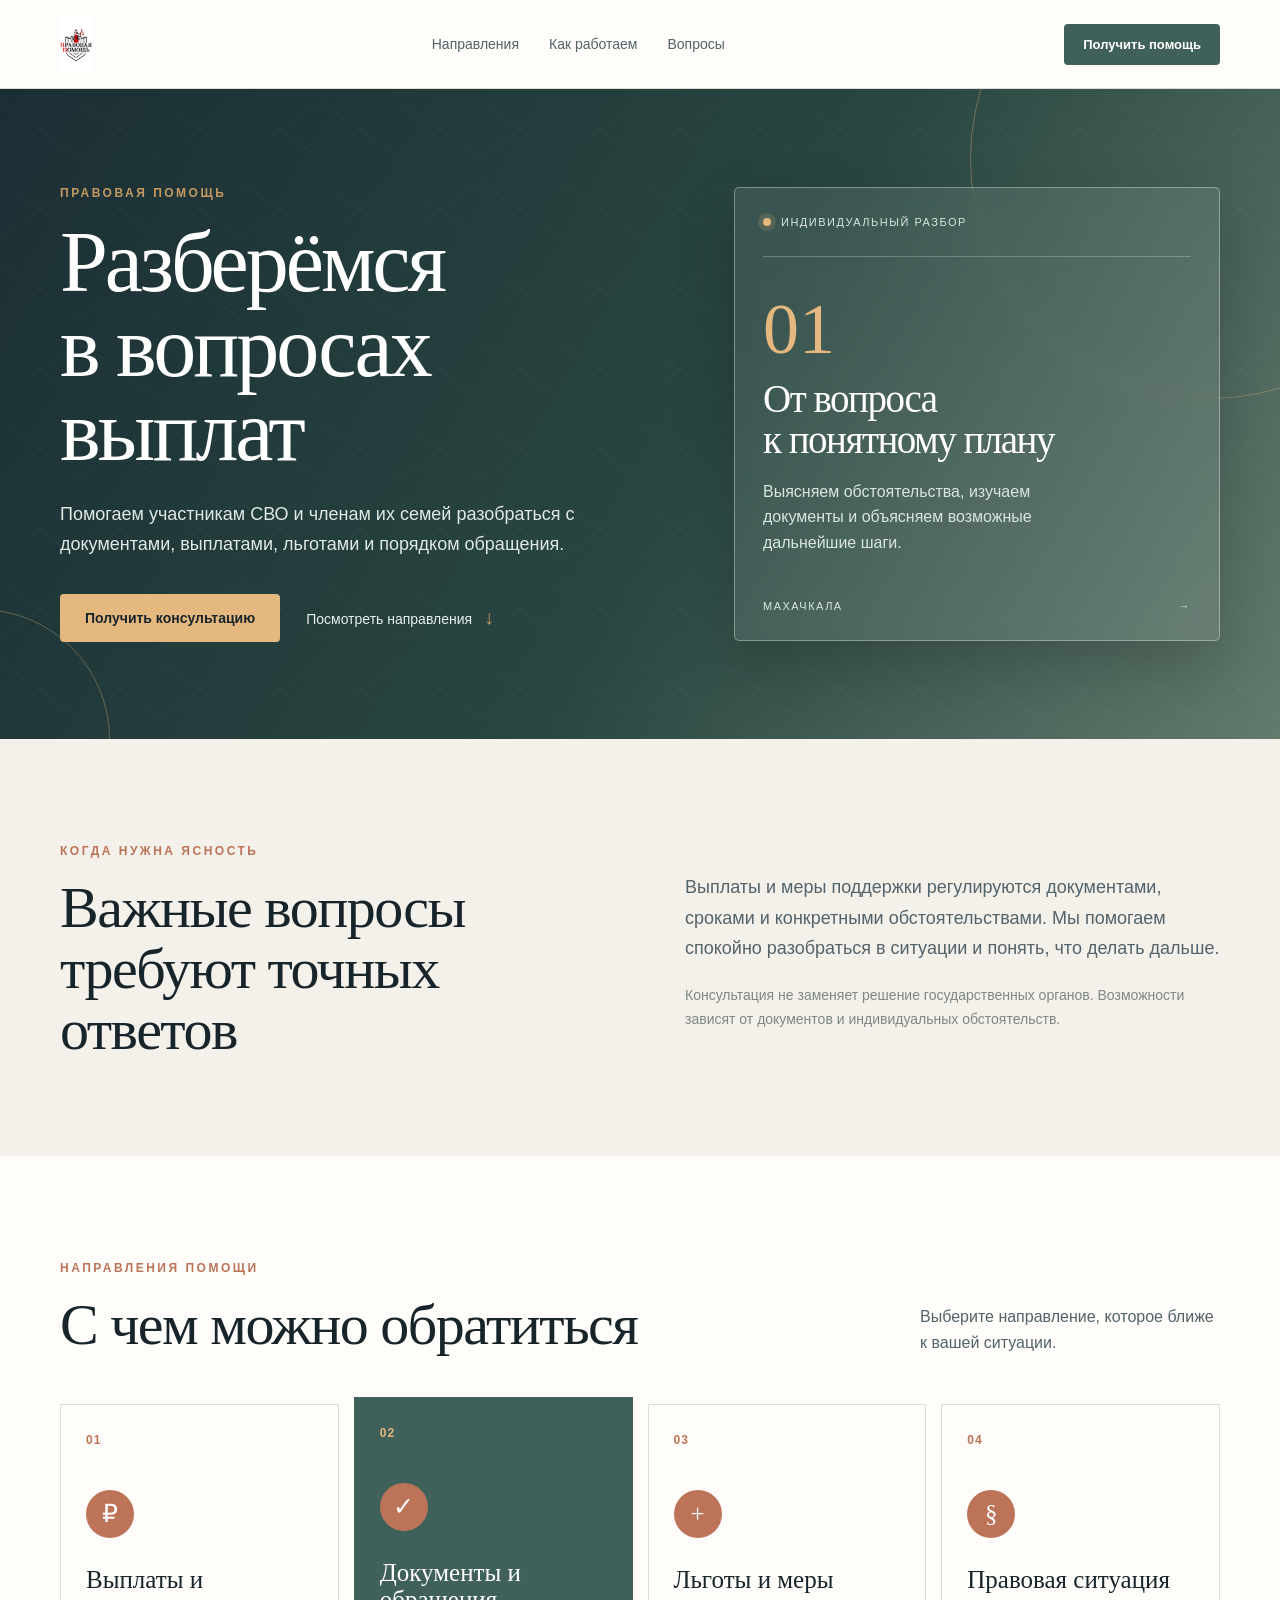
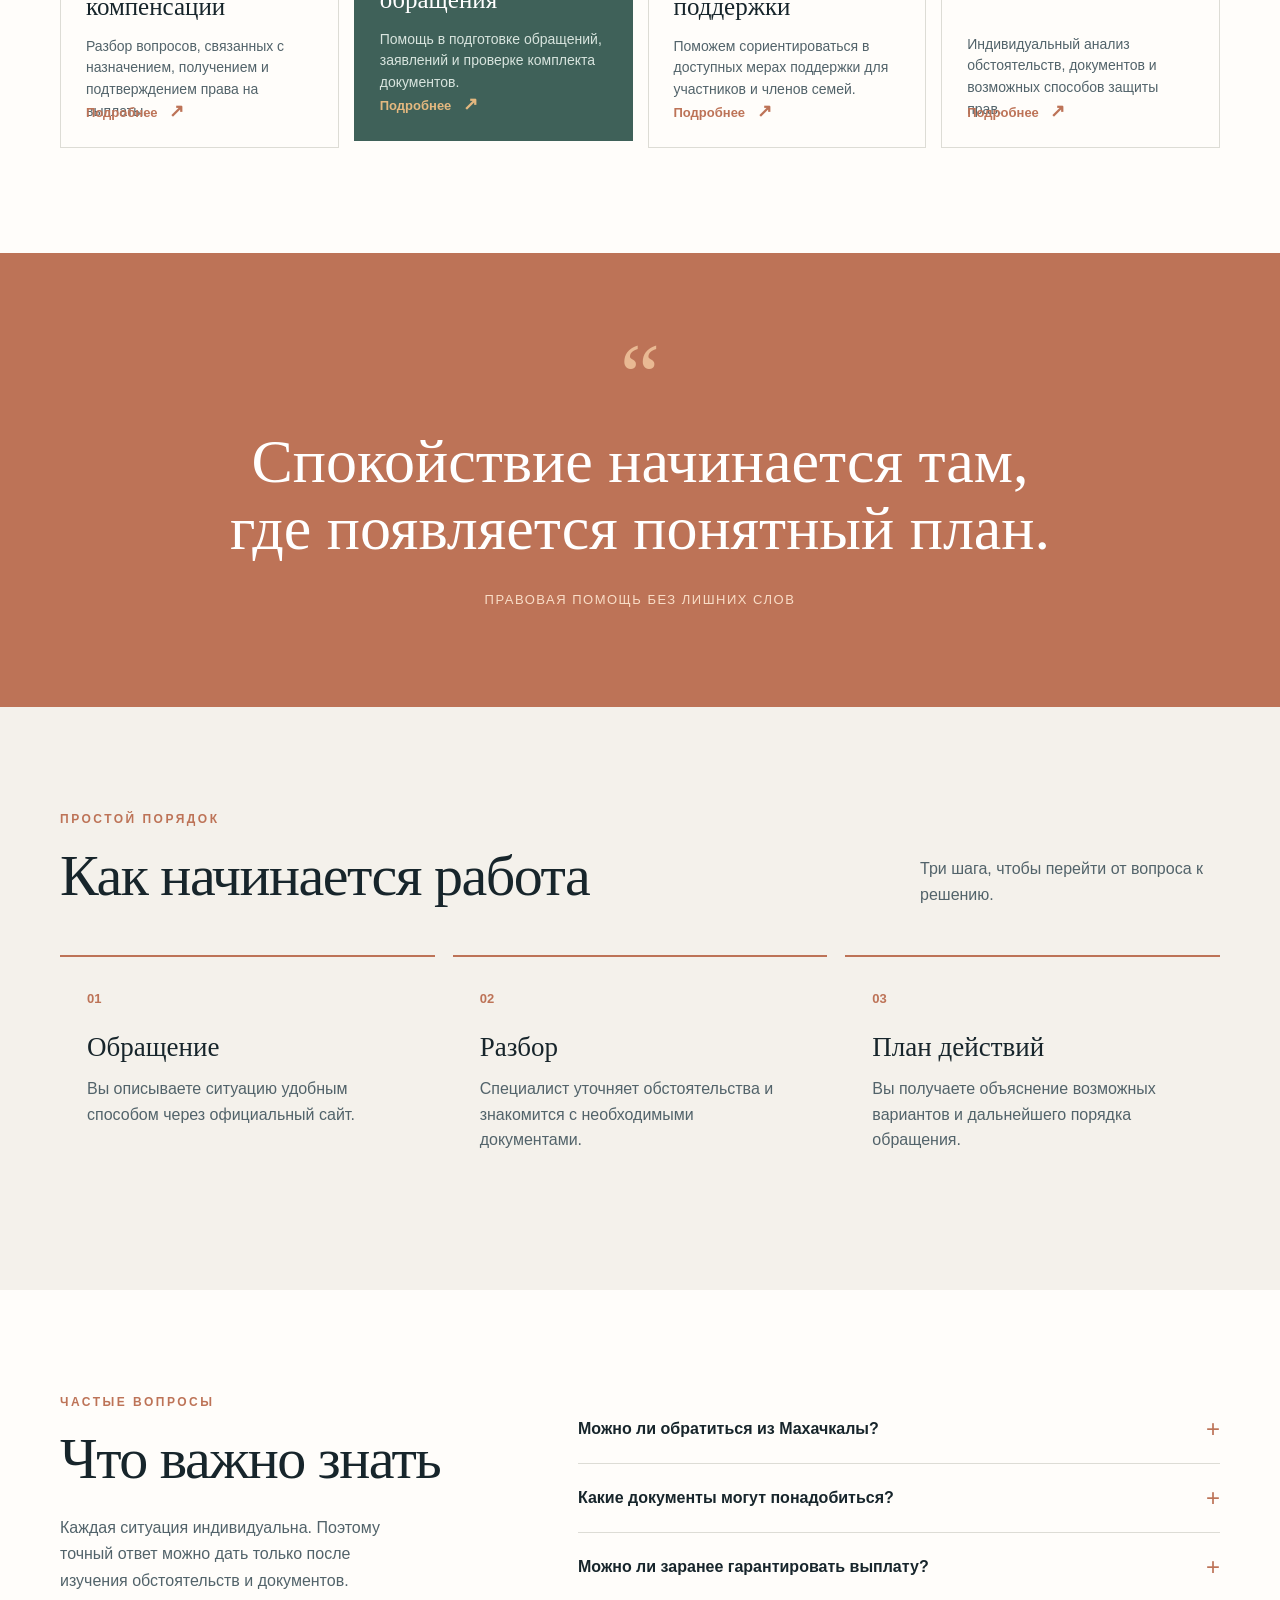
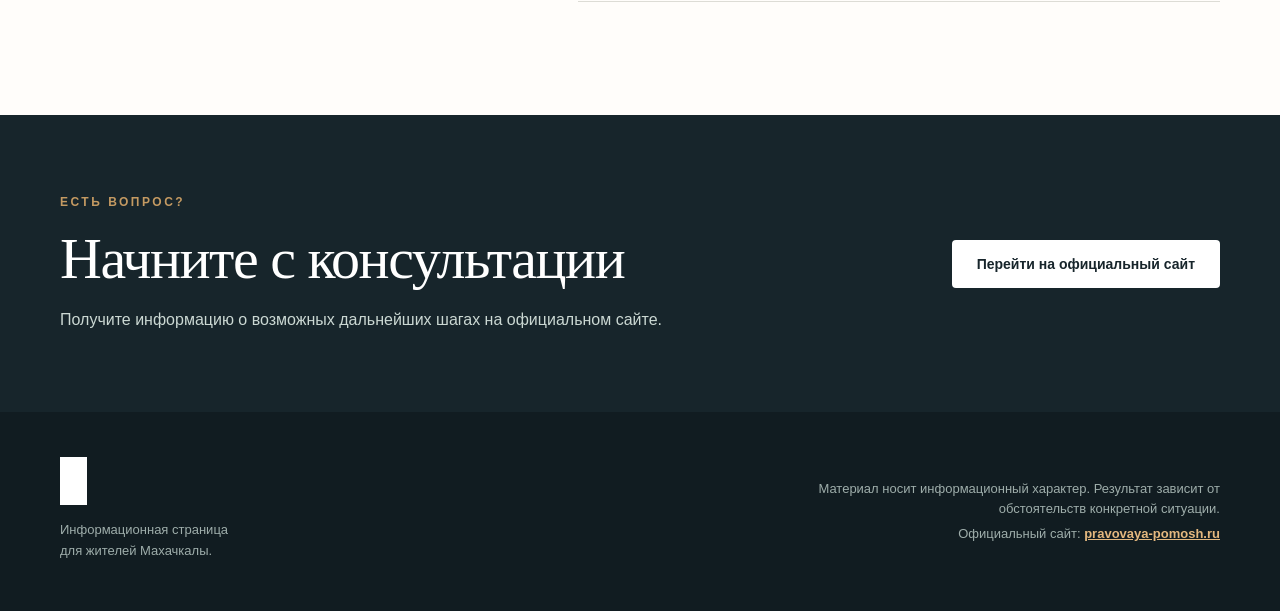
<file: index.html>
<!doctype html>
<html lang="ru">
<head>
  <meta charset="UTF-8">
  <meta name="viewport" content="width=device-width, initial-scale=1.0">

  <meta name="yandex-verification" content="fede8cc14f3e28ec" />
  <title>Правовая помощь по выплатам СВО в Махачкале</title>

  <meta name="description" content="Правовая помощь по вопросам выплат, льгот, компенсаций и оформления документов для участников СВО и членов их семей. Махачкала.">

  <link rel="stylesheet" href="styles.css">
  <link rel="icon" type="image/png" href="assets/favicon.png">
</head>

<body>

  <header class="header">
    <div class="container header-inner">

      <a class="brand" href="#top" aria-label="На главную">
        <img src="assets/logo.png" alt="Правовая помощь">
      </a>

      <nav class="navigation" aria-label="Основная навигация">
        <a href="#services">Направления</a>
        <a href="#steps">Как работаем</a>
        <a href="#faq">Вопросы</a>
      </nav>

      <a class="header-link" href="https://pravovaya-pomosh.ru/" target="_blank" rel="noopener">
        Получить помощь
      </a>

    </div>
  </header>

  <main id="top">

    <section class="hero">
      <div class="container hero-grid">

        <div class="hero-content">
          <div class="eyebrow">ПРАВОВАЯ ПОМОЩЬ</div>

          <h1>
            Разберёмся<br>
            в вопросах выплат
          </h1>

          <p class="hero-text">
            Помогаем участникам СВО и членам их семей разобраться
            с документами, выплатами, льготами и порядком обращения.
          </p>

          <div class="hero-actions">
            <a class="button button-primary"
               href="https://pravovaya-pomosh.ru/"
               target="_blank"
               rel="noopener">
              Получить консультацию
            </a>

            <a class="text-link" href="#services">
              Посмотреть направления <span>↓</span>
            </a>
          </div>
        </div>

        <div class="hero-card">
          <div class="hero-card-top">
            <span class="status-dot"></span>
            <span>Индивидуальный разбор</span>
          </div>

          <div class="hero-card-line"></div>

          <div class="hero-card-content">
            <span class="big-number">01</span>
            <h2>От вопроса<br>к понятному плану</h2>
            <p>
              Выясняем обстоятельства, изучаем документы
              и объясняем возможные дальнейшие шаги.
            </p>
          </div>

          <div class="hero-card-footer">
            <span>МАХАЧКАЛА</span>
            <span>→</span>
          </div>
        </div>

      </div>

      <div class="hero-decoration decoration-one"></div>
      <div class="hero-decoration decoration-two"></div>
    </section>

    <section class="intro">
      <div class="container intro-grid">

        <div>
          <div class="eyebrow dark-eyebrow">КОГДА НУЖНА ЯСНОСТЬ</div>
          <h2>
            Важные вопросы<br>
            требуют точных ответов
          </h2>
        </div>

        <div class="intro-text">
          <p>
            Выплаты и меры поддержки регулируются документами,
            сроками и конкретными обстоятельствами. Мы помогаем
            спокойно разобраться в ситуации и понять, что делать дальше.
          </p>

          <p class="muted">
            Консультация не заменяет решение государственных органов.
            Возможности зависят от документов и индивидуальных обстоятельств.
          </p>
        </div>

      </div>
    </section>

    <section class="services section" id="services">
      <div class="container">

        <div class="section-heading">
          <div>
            <div class="eyebrow dark-eyebrow">НАПРАВЛЕНИЯ ПОМОЩИ</div>
            <h2>С чем можно обратиться</h2>
          </div>

          <p>
            Выберите направление, которое ближе
            к вашей ситуации.
          </p>
        </div>

        <div class="service-grid">

          <a class="service-card" href="https://pravovaya-pomosh.ru/" target="_blank" rel="noopener">
            <span class="service-number">01</span>
            <div class="service-icon">₽</div>
            <h3>Выплаты и компенсации</h3>
            <p>
              Разбор вопросов, связанных с назначением,
              получением и подтверждением права на выплаты.
            </p>
            <span class="service-arrow">Подробнее <b>↗</b></span>
          </a>

          <a class="service-card featured" href="https://pravovaya-pomosh.ru/" target="_blank" rel="noopener">
            <span class="service-number">02</span>
            <div class="service-icon">✓</div>
            <h3>Документы и обращения</h3>
            <p>
              Помощь в подготовке обращений, заявлений
              и проверке комплекта документов.
            </p>
            <span class="service-arrow">Подробнее <b>↗</b></span>
          </a>

          <a class="service-card" href="https://pravovaya-pomosh.ru/" target="_blank" rel="noopener">
            <span class="service-number">03</span>
            <div class="service-icon">+</div>
            <h3>Льготы и меры поддержки</h3>
            <p>
              Поможем сориентироваться в доступных мерах
              поддержки для участников и членов семей.
            </p>
            <span class="service-arrow">Подробнее <b>↗</b></span>
          </a>

          <a class="service-card" href="https://pravovaya-pomosh.ru/" target="_blank" rel="noopener">
            <span class="service-number">04</span>
            <div class="service-icon">§</div>
            <h3>Правовая ситуация</h3>
            <p>
              Индивидуальный анализ обстоятельств,
              документов и возможных способов защиты прав.
            </p>
            <span class="service-arrow">Подробнее <b>↗</b></span>
          </a>

        </div>
      </div>
    </section>

    <section class="quote-section">
      <div class="container quote-inner">
        <div class="quote-mark">“</div>
        <blockquote>
          Спокойствие начинается там,<br>
          где появляется понятный план.
        </blockquote>
        <div class="quote-caption">
          Правовая помощь без лишних слов
        </div>
      </div>
    </section>

    <section class="steps section" id="steps">
      <div class="container">

        <div class="section-heading">
          <div>
            <div class="eyebrow dark-eyebrow">ПРОСТОЙ ПОРЯДОК</div>
            <h2>Как начинается работа</h2>
          </div>

          <p>
            Три шага, чтобы перейти
            от вопроса к решению.
          </p>
        </div>

        <div class="steps-grid">

          <div class="step">
            <span class="step-number">01</span>
            <h3>Обращение</h3>
            <p>
              Вы описываете ситуацию удобным способом
              через официальный сайт.
            </p>
          </div>

          <div class="step">
            <span class="step-number">02</span>
            <h3>Разбор</h3>
            <p>
              Специалист уточняет обстоятельства
              и знакомится с необходимыми документами.
            </p>
          </div>

          <div class="step">
            <span class="step-number">03</span>
            <h3>План действий</h3>
            <p>
              Вы получаете объяснение возможных вариантов
              и дальнейшего порядка обращения.
            </p>
          </div>

        </div>
      </div>
    </section>

    <section class="faq section" id="faq">
      <div class="container faq-layout">

        <div>
          <div class="eyebrow dark-eyebrow">ЧАСТЫЕ ВОПРОСЫ</div>
          <h2>Что важно знать</h2>
          <p class="faq-intro">
            Каждая ситуация индивидуальна. Поэтому точный ответ
            можно дать только после изучения обстоятельств и документов.
          </p>
        </div>

        <div class="faq-list">

          <details>
            <summary>
              Можно ли обратиться из Махачкалы?
              <span>+</span>
            </summary>
            <p>
              Да, порядок и доступный формат обращения можно уточнить
              на официальном сайте.
            </p>
          </details>

          <details>
            <summary>
              Какие документы могут понадобиться?
              <span>+</span>
            </summary>
            <p>
              Перечень зависит от вопроса. На консультации специалист
              подскажет, какие документы необходимы именно в вашей ситуации.
            </p>
          </details>

          <details>
            <summary>
              Можно ли заранее гарантировать выплату?
              <span>+</span>
            </summary>
            <p>
              Нет. Решение зависит от законодательства, документов
              и обстоятельств конкретного дела. Мы помогаем разобраться
              в порядке действий и возможных вариантах.
            </p>
          </details>

        </div>
      </div>
    </section>

    <section class="cta">
      <div class="container cta-inner">
        <div>
          <div class="eyebrow">ЕСТЬ ВОПРОС?</div>
          <h2>Начните с консультации</h2>
          <p>
            Получите информацию о возможных дальнейших шагах
            на официальном сайте.
          </p>
        </div>

        <a class="button button-light"
           href="https://pravovaya-pomosh.ru/"
           target="_blank"
           rel="noopener">
          Перейти на официальный сайт
        </a>
      </div>
    </section>

  </main>

  <footer class="footer">
    <div class="container footer-inner">
      <div class="footer-brand">
        <img src="assets/logo.png" alt="Правовая помощь">
        <p>
          Информационная страница<br>
          для жителей Махачкалы.
        </p>
      </div>

      <div class="footer-note">
        <p>
          Материал носит информационный характер.
          Результат зависит от обстоятельств конкретной ситуации.
        </p>

        <p>
          Официальный сайт:
          <a href="https://pravovaya-pomosh.ru/" target="_blank" rel="noopener">
            pravovaya-pomosh.ru
          </a>
        </p>
      </div>
    </div>
  </footer>

</body>
</html>
</file>
<file: styles.css>
:root {
  --ink: #17252b;
  --ink-soft: #52636a;
  --cream: #f4f1eb;
  --paper: #fffdfa;
  --sage: #607d73;
  --sage-dark: #3f6159;
  --terracotta: #bd7357;
  --gold: #c49a62;
  --line: #dddcd5;
  --white: #ffffff;
}

* {
  box-sizing: border-box;
}

html {
  scroll-behavior: smooth;
}

body {
  margin: 0;
  color: var(--ink);
  background: var(--paper);
  font-family: Arial, Helvetica, sans-serif;
}

a {
  color: inherit;
}

.container {
  width: min(1160px, calc(100% - 48px));
  margin: 0 auto;
}

.header {
  position: relative;
  z-index: 10;
  background: var(--paper);
  border-bottom: 1px solid var(--line);
}

.header-inner {
  min-height: 88px;
  display: flex;
  align-items: center;
  justify-content: space-between;
  gap: 30px;
}

.brand img {
  display: block;
  width: auto;
  max-width: 185px;
  max-height: 58px;
  object-fit: contain;
}

.navigation {
  display: flex;
  align-items: center;
  gap: 30px;
  color: var(--ink-soft);
  font-size: 14px;
}

.navigation a {
  text-decoration: none;
  transition: color 0.2s ease;
}

.navigation a:hover {
  color: var(--terracotta);
}

.header-link {
  padding: 13px 19px;
  color: var(--white);
  background: var(--sage-dark);
  border-radius: 4px;
  font-size: 13px;
  font-weight: bold;
  text-decoration: none;
  transition: 0.2s ease;
}

.header-link:hover {
  background: var(--terracotta);
  transform: translateY(-2px);
}

.hero {
  position: relative;
  min-height: 650px;
  overflow: hidden;
  color: var(--white);
  background:
    linear-gradient(120deg, #1b2e34 0%, #294641 55%, #637b6d 100%);
}

.hero::before {
  position: absolute;
  inset: 0;
  content: "";
  opacity: 0.18;
  background-image:
    linear-gradient(35deg, transparent 48%, rgba(255,255,255,.18) 49%, transparent 50%),
    linear-gradient(-35deg, transparent 48%, rgba(255,255,255,.12) 49%, transparent 50%);
  background-size: 80px 80px;
  pointer-events: none;
}

.hero-grid {
  position: relative;
  z-index: 2;
  min-height: 650px;
  display: grid;
  grid-template-columns: 1.1fr 0.9fr;
  align-items: center;
  gap: 80px;
}

.eyebrow {
  margin-bottom: 20px;
  color: var(--gold);
  font-size: 12px;
  font-weight: bold;
  letter-spacing: 2.5px;
}

.dark-eyebrow {
  color: var(--terracotta);
}

.hero h1 {
  max-width: 650px;
  margin: 0 0 27px;
  font-family: Georgia, "Times New Roman", serif;
  font-size: clamp(48px, 7vw, 86px);
  font-weight: normal;
  letter-spacing: -3px;
  line-height: 0.98;
}

.hero-text {
  max-width: 520px;
  margin: 0 0 34px;
  color: #e0e9e4;
  font-size: 18px;
  line-height: 1.65;
}

.hero-actions {
  display: flex;
  align-items: center;
  flex-wrap: wrap;
  gap: 26px;
}

.button {
  display: inline-block;
  padding: 16px 25px;
  border: 0;
  border-radius: 4px;
  font-size: 14px;
  font-weight: bold;
  text-decoration: none;
  transition: 0.2s ease;
}

.button-primary {
  color: var(--ink);
  background: #e4b87f;
}

.button-primary:hover {
  background: var(--white);
  transform: translateY(-3px);
}

.button-light {
  color: var(--ink);
  background: var(--white);
}

.button-light:hover {
  color: var(--white);
  background: var(--terracotta);
  transform: translateY(-3px);
}

.text-link {
  color: #e9efeb;
  font-size: 14px;
  text-decoration: none;
}

.text-link span {
  margin-left: 8px;
  color: var(--gold);
  font-size: 20px;
}

.hero-card {
  position: relative;
  padding: 28px;
  border: 1px solid rgba(255,255,255,.35);
  border-radius: 5px;
  background: rgba(255,255,255,.09);
  box-shadow: 0 25px 60px rgba(0,0,0,.18);
  backdrop-filter: blur(8px);
}

.hero-card-top,
.hero-card-footer {
  display: flex;
  align-items: center;
  justify-content: space-between;
  color: #d9e6df;
  font-size: 11px;
  letter-spacing: 1.5px;
  text-transform: uppercase;
}

.status-dot {
  width: 8px;
  height: 8px;
  margin-right: 10px;
  display: inline-block;
  border-radius: 50%;
  background: #e4b87f;
  box-shadow: 0 0 0 5px rgba(228,184,127,.16);
}

.hero-card-top {
  justify-content: flex-start;
}

.hero-card-line {
  height: 1px;
  margin: 28px 0 36px;
  background: rgba(255,255,255,.25);
}

.big-number {
  color: #e4b87f;
  font-family: Georgia, "Times New Roman", serif;
  font-size: 72px;
  line-height: 1;
}

.hero-card h2 {
  margin: 14px 0 18px;
  font-family: Georgia, "Times New Roman", serif;
  font-size: 39px;
  font-weight: normal;
  line-height: 1.05;
}

.hero-card p {
  max-width: 330px;
  color: #d9e6df;
  line-height: 1.6;
}

.hero-card-footer {
  margin-top: 45px;
}

.hero-decoration {
  position: absolute;
  border: 1px solid rgba(228,184,127,.35);
  border-radius: 50%;
}

.decoration-one {
  width: 480px;
  height: 480px;
  right: -170px;
  top: -170px;
}

.decoration-two {
  width: 260px;
  height: 260px;
  left: -150px;
  bottom: -130px;
}

.intro {
  padding: 105px 0 95px;
  background: var(--cream);
}

.intro-grid {
  display: grid;
  grid-template-columns: 1fr 1fr;
  gap: 90px;
}

h2 {
  margin: 0;
  font-family: Georgia, "Times New Roman", serif;
  font-size: clamp(36px, 5vw, 58px);
  font-weight: normal;
  letter-spacing: -1.5px;
  line-height: 1.05;
}

.intro-text {
  padding-top: 28px;
  color: var(--ink-soft);
  font-size: 18px;
  line-height: 1.7;
}

.intro-text p {
  margin: 0 0 20px;
}

.muted {
  color: #7d8785;
  font-size: 14px;
}

.section {
  padding: 105px 0;
}

.section-heading {
  display: flex;
  align-items: end;
  justify-content: space-between;
  gap: 35px;
  margin-bottom: 48px;
}

.section-heading > p {
  max-width: 300px;
  margin: 0;
  color: var(--ink-soft);
  line-height: 1.6;
}

.service-grid {
  display: grid;
  grid-template-columns: repeat(4, 1fr);
  gap: 15px;
}

.service-card {
  min-height: 340px;
  padding: 25px;
  position: relative;
  overflow: hidden;
  border: 1px solid var(--line);
  background: var(--paper);
  text-decoration: none;
  transition: 0.25s ease;
}

.service-card:hover,
.service-card.featured {
  color: var(--white);
  border-color: var(--sage-dark);
  background: var(--sage-dark);
  transform: translateY(-7px);
}

.service-card:hover p,
.service-card.featured p {
  color: #d8e4de;
}

.service-card:hover .service-number,
.service-card.featured .service-number,
.service-card:hover .service-arrow,
.service-card.featured .service-arrow {
  color: #e4b87f;
}

.service-number {
  color: var(--terracotta);
  font-size: 12px;
  font-weight: bold;
  letter-spacing: 1px;
}

.service-icon {
  width: 48px;
  height: 48px;
  margin: 42px 0 28px;
  display: grid;
  place-items: center;
  color: var(--white);
  border-radius: 50%;
  background: var(--terracotta);
  font-family: Georgia, "Times New Roman", serif;
  font-size: 25px;
}

.service-card h3 {
  min-height: 52px;
  margin: 0 0 16px;
  font-family: Georgia, "Times New Roman", serif;
  font-size: 25px;
  font-weight: normal;
  line-height: 1.08;
}

.service-card p {
  margin: 0;
  color: var(--ink-soft);
  font-size: 14px;
  line-height: 1.55;
}

.service-arrow {
  position: absolute;
  bottom: 25px;
  color: var(--terracotta);
  font-size: 13px;
  font-weight: bold;
}

.service-arrow b {
  margin-left: 8px;
  font-size: 18px;
}

.quote-section {
  padding: 100px 0;
  color: var(--white);
  background: var(--terracotta);
}

.quote-inner {
  text-align: center;
}

.quote-mark {
  color: #e9b993;
  font-family: Georgia, "Times New Roman", serif;
  font-size: 90px;
  line-height: .5;
}

blockquote {
  margin: 30px 0;
  font-family: Georgia, "Times New Roman", serif;
  font-size: clamp(34px, 5vw, 62px);
  line-height: 1.08;
}

.quote-caption {
  color: #f9ddc7;
  font-size: 13px;
  letter-spacing: 1.5px;
  text-transform: uppercase;
}

.steps {
  background: var(--cream);
}

.steps-grid {
  display: grid;
  grid-template-columns: repeat(3, 1fr);
  gap: 18px;
}

.step {
  padding: 32px 27px;
  border-top: 2px solid var(--terracotta);
}

.step-number {
  color: var(--terracotta);
  font-size: 13px;
  font-weight: bold;
}

.step h3 {
  margin: 25px 0 13px;
  font-family: Georgia, "Times New Roman", serif;
  font-size: 27px;
  font-weight: normal;
}

.step p {
  margin: 0;
  color: var(--ink-soft);
  line-height: 1.6;
}

.faq-layout {
  display: grid;
  grid-template-columns: .8fr 1.2fr;
  gap: 90px;
}

.faq-intro {
  max-width: 350px;
  margin-top: 25px;
  color: var(--ink-soft);
  line-height: 1.65;
}

.faq-list details {
  padding: 20px 0;
  border-bottom: 1px solid var(--line);
}

.faq-list summary {
  display: flex;
  align-items: center;
  justify-content: space-between;
  gap: 20px;
  cursor: pointer;
  font-size: 16px;
  font-weight: bold;
  list-style: none;
}

.faq-list summary::-webkit-details-marker {
  display: none;
}

.faq-list summary span {
  color: var(--terracotta);
  font-size: 24px;
  font-weight: normal;
}

.faq-list details[open] summary span {
  transform: rotate(45deg);
}

.faq-list details p {
  max-width: 650px;
  margin: 16px 0 0;
  color: var(--ink-soft);
  line-height: 1.6;
}

.cta {
  padding: 80px 0;
  color: var(--white);
  background: var(--ink);
}

.cta-inner {
  display: flex;
  align-items: center;
  justify-content: space-between;
  gap: 40px;
}

.cta h2 {
  margin-bottom: 17px;
}

.cta p {
  margin: 0;
  color: #cbd8d3;
  line-height: 1.6;
}

.footer {
  padding: 45px 0;
  background: #111c21;
}

.footer-inner {
  display: flex;
  align-items: center;
  justify-content: space-between;
  gap: 40px;
}

.footer-brand img {
  display: block;
  width: auto;
  max-width: 155px;
  max-height: 48px;
  margin-bottom: 15px;
  filter: brightness(0) invert(1);
}

.footer p {
  margin: 4px 0;
  color: #9eadaa;
  font-size: 13px;
  line-height: 1.6;
}

.footer-note {
  max-width: 430px;
  text-align: right;
}

.footer a {
  color: #e4b87f;
  font-weight: bold;
}

@media (max-width: 950px) {
  .navigation {
    display: none;
  }

  .hero-grid {
    grid-template-columns: 1fr;
    gap: 45px;
    padding-top: 80px;
    padding-bottom: 80px;
  }

  .hero {
    min-height: auto;
  }

  .hero-card {
    max-width: 520px;
  }

  .service-grid {
    grid-template-columns: repeat(2, 1fr);
  }

  .faq-layout {
    grid-template-columns: 1fr;
    gap: 35px;
  }
}

@media (max-width: 650px) {
  .container {
    width: min(100% - 36px, 1160px);
  }

  .header-inner {
    min-height: 72px;
  }

  .brand img {
    max-width: 140px;
    max-height: 45px;
  }

  .header-link {
    padding: 11px 13px;
    font-size: 11px;
  }

  .hero h1 {
    font-size: 54px;
    letter-spacing: -2px;
  }

  .hero-text {
    font-size: 16px;
  }

  .intro-grid {
    grid-template-columns: 1fr;
    gap: 25px;
  }

  .intro,
  .section {
    padding: 75px 0;
  }

  .section-heading {
    display: block;
  }

  .section-heading > p {
    margin-top: 22px;
  }

  .service-grid,
  .steps-grid {
    grid-template-columns: 1fr;
  }

  .service-card {
    min-height: 300px;
  }

  .cta-inner,
  .footer-inner {
    display: block;
  }

  .cta .button {
    margin-top: 28px;
  }

  .footer-note {
    margin-top: 28px;
    text-align: left;
  }

  blockquote br {
    display: none;
  }
}
</file>
